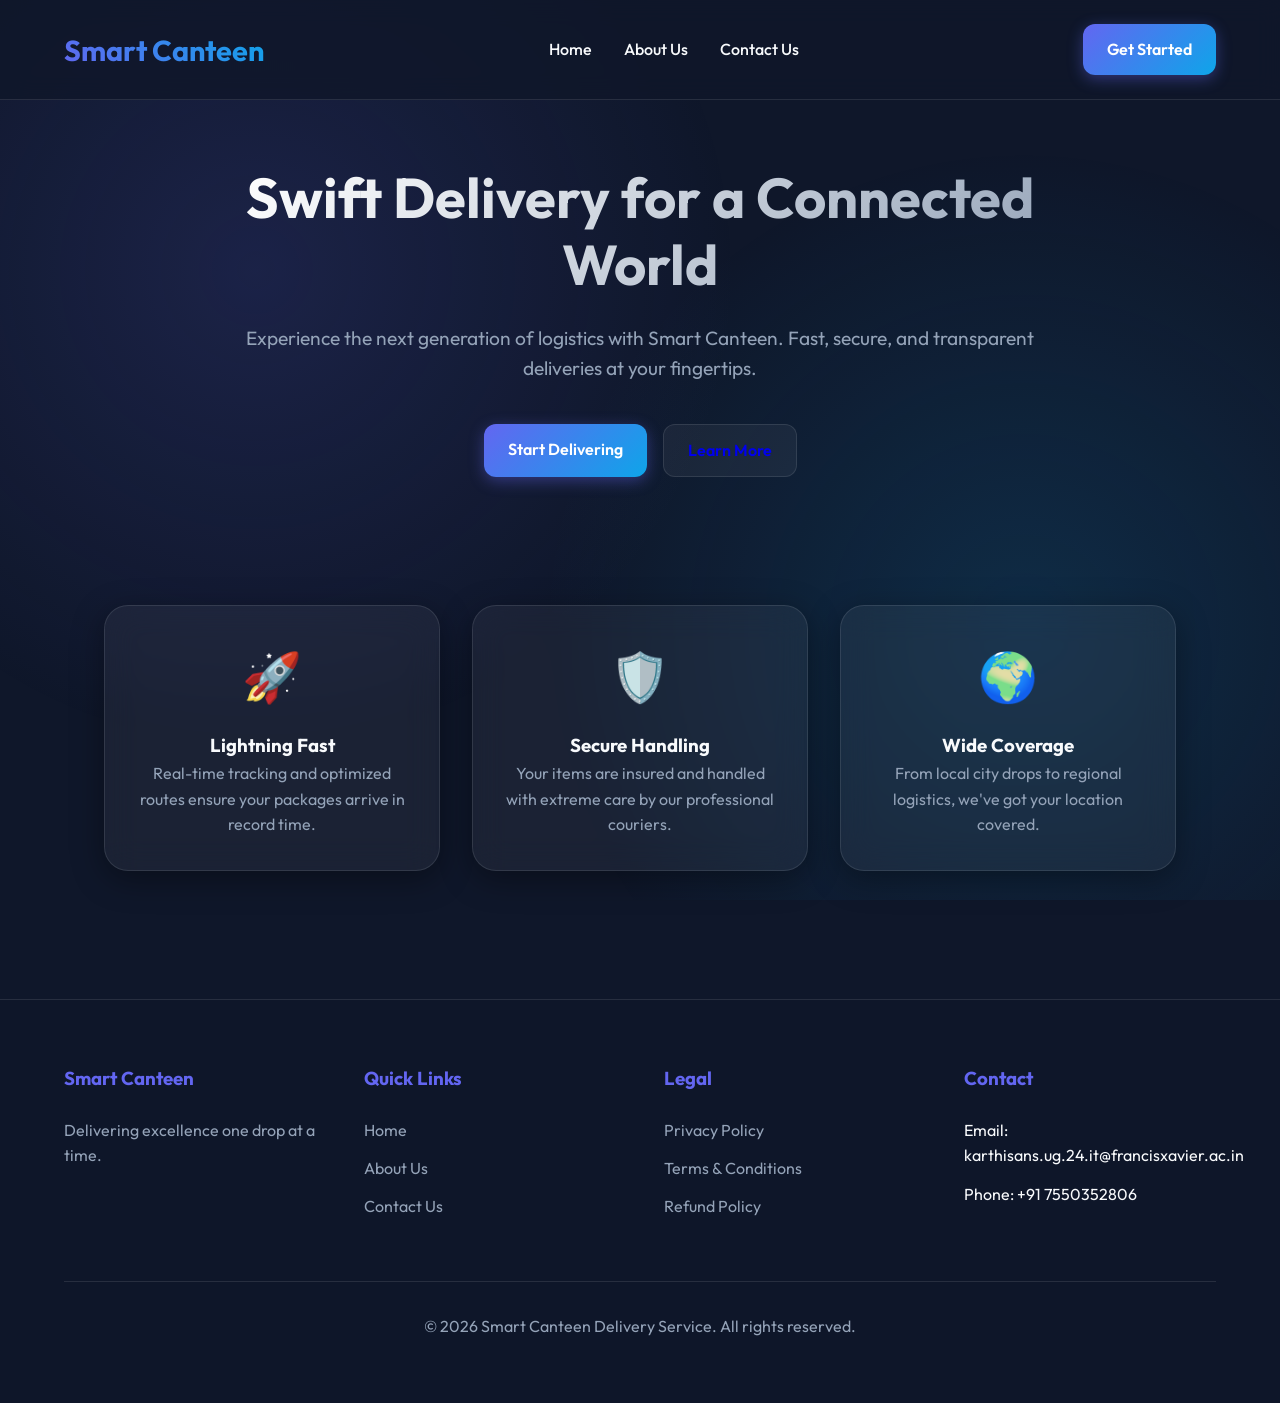
<file: index.html>
<!DOCTYPE html>
<html lang="en">
<head>
    <meta charset="UTF-8">
    <meta name="viewport" content="width=device-width, initial-scale=1.0">
    <title>Smart Canteen | Premium Delivery Service</title>
    <meta name="description" content="Smart Canteen - Fast, secure, and reliable delivery service for your business and personal needs.">
    <link rel="stylesheet" href="style.css">
</head>
<body>
    <nav>
        <a href="index.html" class="logo">Smart Canteen</a>
        <div class="nav-links">
            <a href="index.html">Home</a>
            <a href="about.html">About Us</a>
            <a href="contact.html">Contact Us</a>
        </div>
        <a href="contact.html" class="btn btn-primary">Get Started</a>
    </nav>

    <header class="container">
        <div class="header-content" style="text-align: center; max-width: 800px; margin: 0 auto;">
            <h1 style="background: linear-gradient(135deg, #fff 0%, #94a3b8 100%); -webkit-background-clip: text; -webkit-text-fill-color: transparent;">Swift Delivery for a Connected World</h1>
            <p style="font-size: 1.2rem; color: var(--text-muted); margin-bottom: 2.5rem;">Experience the next generation of logistics with Smart Canteen. Fast, secure, and transparent deliveries at your fingertips.</p>
            <div style="display: flex; gap: 1rem; justify-content: center;">
                <a href="contact.html" class="btn btn-primary">Start Delivering</a>
                <a href="about.html" class="btn" style="border: 1px solid var(--glass-border); background: var(--glass);">Learn More</a>
            </div>
        </div>
    </header>

    <section class="container">
        <div style="display: grid; grid-template-columns: repeat(auto-fit, minmax(300px, 1fr)); gap: 2rem;">
            <div class="glass-card" style="padding: 2rem; text-align: center;">
                <div style="font-size: 3rem; margin-bottom: 1rem;">🚀</div>
                <h3>Lightning Fast</h3>
                <p style="color: var(--text-muted);">Real-time tracking and optimized routes ensure your packages arrive in record time.</p>
            </div>
            <div class="glass-card" style="padding: 2rem; text-align: center;">
                <div style="font-size: 3rem; margin-bottom: 1rem;">🛡️</div>
                <h3>Secure Handling</h3>
                <p style="color: var(--text-muted);">Your items are insured and handled with extreme care by our professional couriers.</p>
            </div>
            <div class="glass-card" style="padding: 2rem; text-align: center;">
                <div style="font-size: 3rem; margin-bottom: 1rem;">🌍</div>
                <h3>Wide Coverage</h3>
                <p style="color: var(--text-muted);">From local city drops to regional logistics, we've got your location covered.</p>
            </div>
        </div>
    </section>

    <footer class="footer">
        <div class="footer-content">
            <div class="footer-section">
                <h3>Smart Canteen</h3>
                <p style="color: var(--text-muted);">Delivering excellence one drop at a time.</p>
            </div>
            <div class="footer-section">
                <h3>Quick Links</h3>
                <ul>
                    <li><a href="index.html">Home</a></li>
                    <li><a href="about.html">About Us</a></li>
                    <li><a href="contact.html">Contact Us</a></li>
                </ul>
            </div>
            <div class="footer-section">
                <h3>Legal</h3>
                <ul>
                    <li><a href="privacy-policy.html">Privacy Policy</a></li>
                    <li><a href="terms-and-conditions.html">Terms & Conditions</a></li>
                    <li><a href="refund-policy.html">Refund Policy</a></li>
                </ul>
            </div>
            <div class="footer-section">
                <h3>Contact</h3>
                <ul>
                    <li>Email: karthisans.ug.24.it@francisxavier.ac.in</li>
                    <li>Phone: +91 7550352806</li>
                </ul>
            </div>
        </div>
        <div class="footer-bottom">
            <p>&copy; 2026 Smart Canteen Delivery Service. All rights reserved.</p>
        </div>
    </footer>
</body>
</html>
</file>
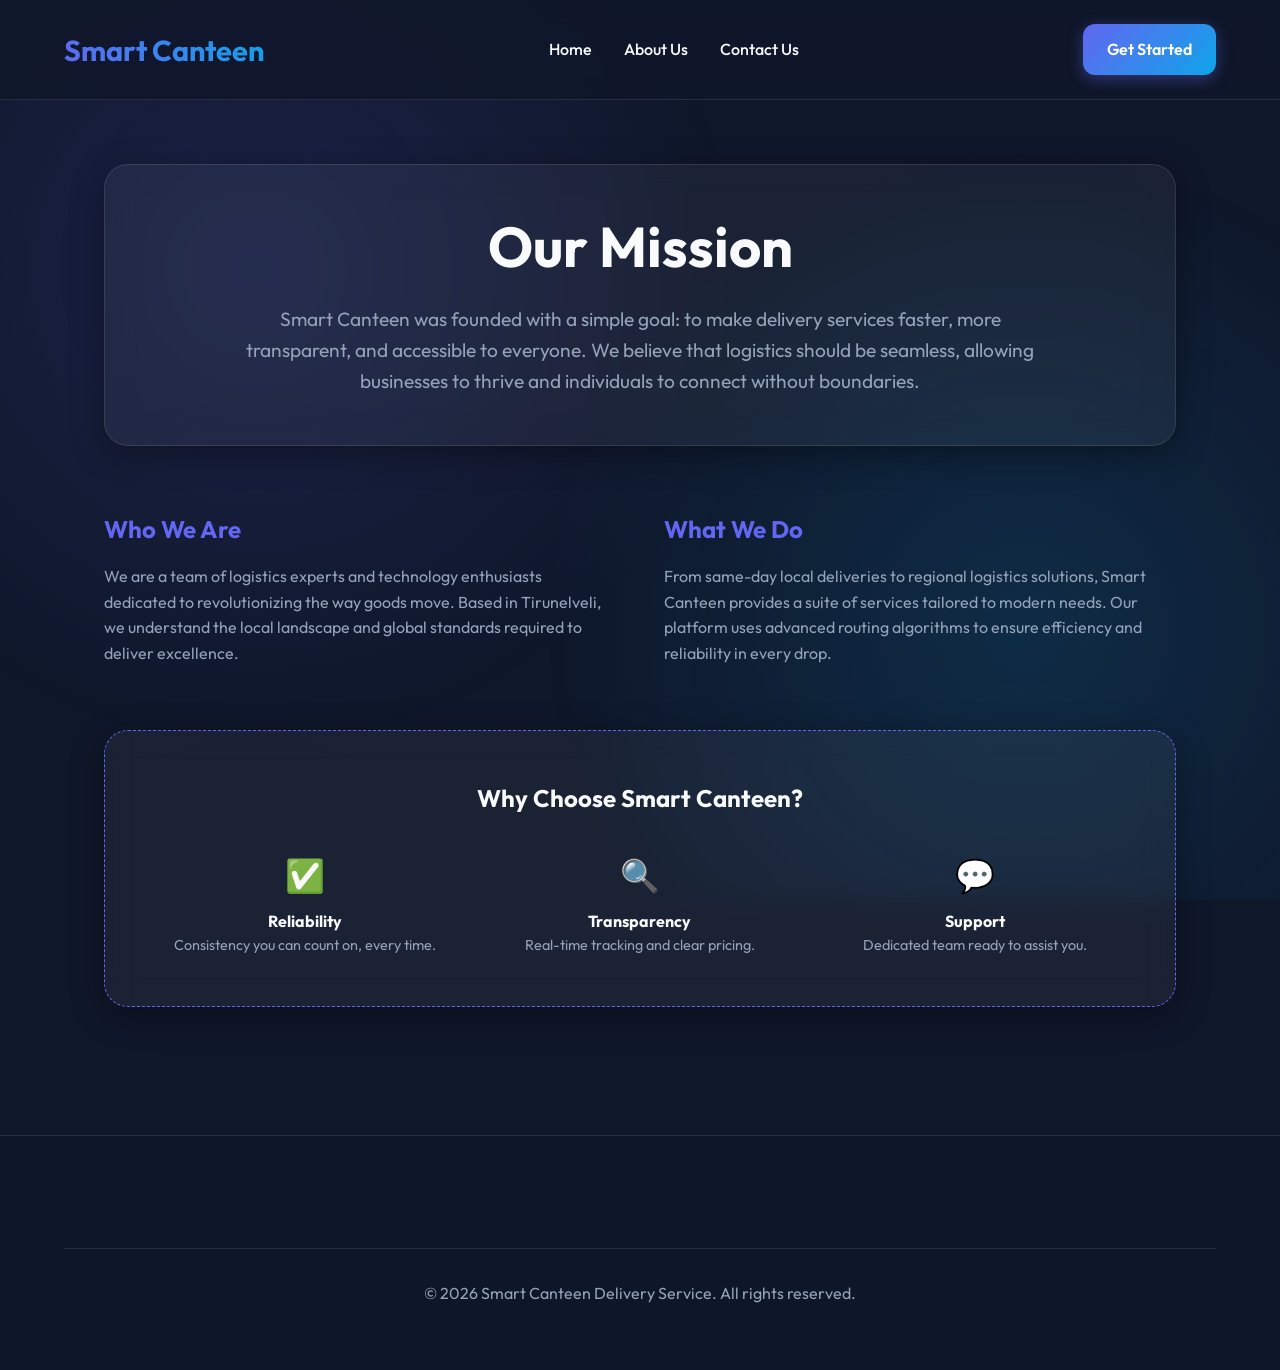
<file: about.html>
<!DOCTYPE html>
<html lang="en">
<head>
    <meta charset="UTF-8">
    <meta name="viewport" content="width=device-width, initial-scale=1.0">
    <title>About Us | Smart Canteen</title>
    <link rel="stylesheet" href="style.css">
</head>
<body>
    <nav>
        <a href="index.html" class="logo">Smart Canteen</a>
        <div class="nav-links">
            <a href="index.html">Home</a>
            <a href="about.html">About Us</a>
            <a href="contact.html">Contact Us</a>
        </div>
        <a href="contact.html" class="btn btn-primary">Get Started</a>
    </nav>

    <main class="container">
        <div class="glass-card" style="text-align: center; margin-bottom: 4rem;">
            <h1 style="margin-bottom: 1.5rem;">Our Mission</h1>
            <p style="font-size: 1.2rem; color: var(--text-muted); max-width: 800px; margin: 0 auto;">Smart Canteen was founded with a simple goal: to make delivery services faster, more transparent, and accessible to everyone. We believe that logistics should be seamless, allowing businesses to thrive and individuals to connect without boundaries.</p>
        </div>

        <div style="display: grid; grid-template-columns: repeat(auto-fit, minmax(300px, 1fr)); gap: 3rem; margin-top: 4rem;">
            <div>
                <h2 style="color: var(--primary); margin-bottom: 1rem;">Who We Are</h2>
                <p style="color: var(--text-muted);">We are a team of logistics experts and technology enthusiasts dedicated to revolutionizing the way goods move. Based in Tirunelveli, we understand the local landscape and global standards required to deliver excellence.</p>
            </div>
            <div>
                <h2 style="color: var(--primary); margin-bottom: 1rem;">What We Do</h2>
                <p style="color: var(--text-muted);">From same-day local deliveries to regional logistics solutions, Smart Canteen provides a suite of services tailored to modern needs. Our platform uses advanced routing algorithms to ensure efficiency and reliability in every drop.</p>
            </div>
        </div>

        <div class="glass-card" style="margin-top: 4rem; text-align: center; border: 1px dashed var(--primary);">
            <h2 style="margin-bottom: 1rem;">Why Choose Smart Canteen?</h2>
            <div style="display: flex; flex-wrap: wrap; justify-content: center; gap: 2rem; margin-top: 2rem;">
                <div style="flex: 1; min-width: 200px;">
                    <div style="font-size: 2rem; margin-bottom: 0.5rem;">✅</div>
                    <h4>Reliability</h4>
                    <p style="font-size: 0.9rem; color: var(--text-muted);">Consistency you can count on, every time.</p>
                </div>
                <div style="flex: 1; min-width: 200px;">
                    <div style="font-size: 2rem; margin-bottom: 0.5rem;">🔍</div>
                    <h4>Transparency</h4>
                    <p style="font-size: 0.9rem; color: var(--text-muted);">Real-time tracking and clear pricing.</p>
                </div>
                <div style="flex: 1; min-width: 200px;">
                    <div style="font-size: 2rem; margin-bottom: 0.5rem;">💬</div>
                    <h4>Support</h4>
                    <p style="font-size: 0.9rem; color: var(--text-muted);">Dedicated team ready to assist you.</p>
                </div>
            </div>
        </div>
    </main>

    <footer class="footer">
        <div class="footer-bottom">
            <p>&copy; 2026 Smart Canteen Delivery Service. All rights reserved.</p>
        </div>
    </footer>
</body>
</html>
</file>
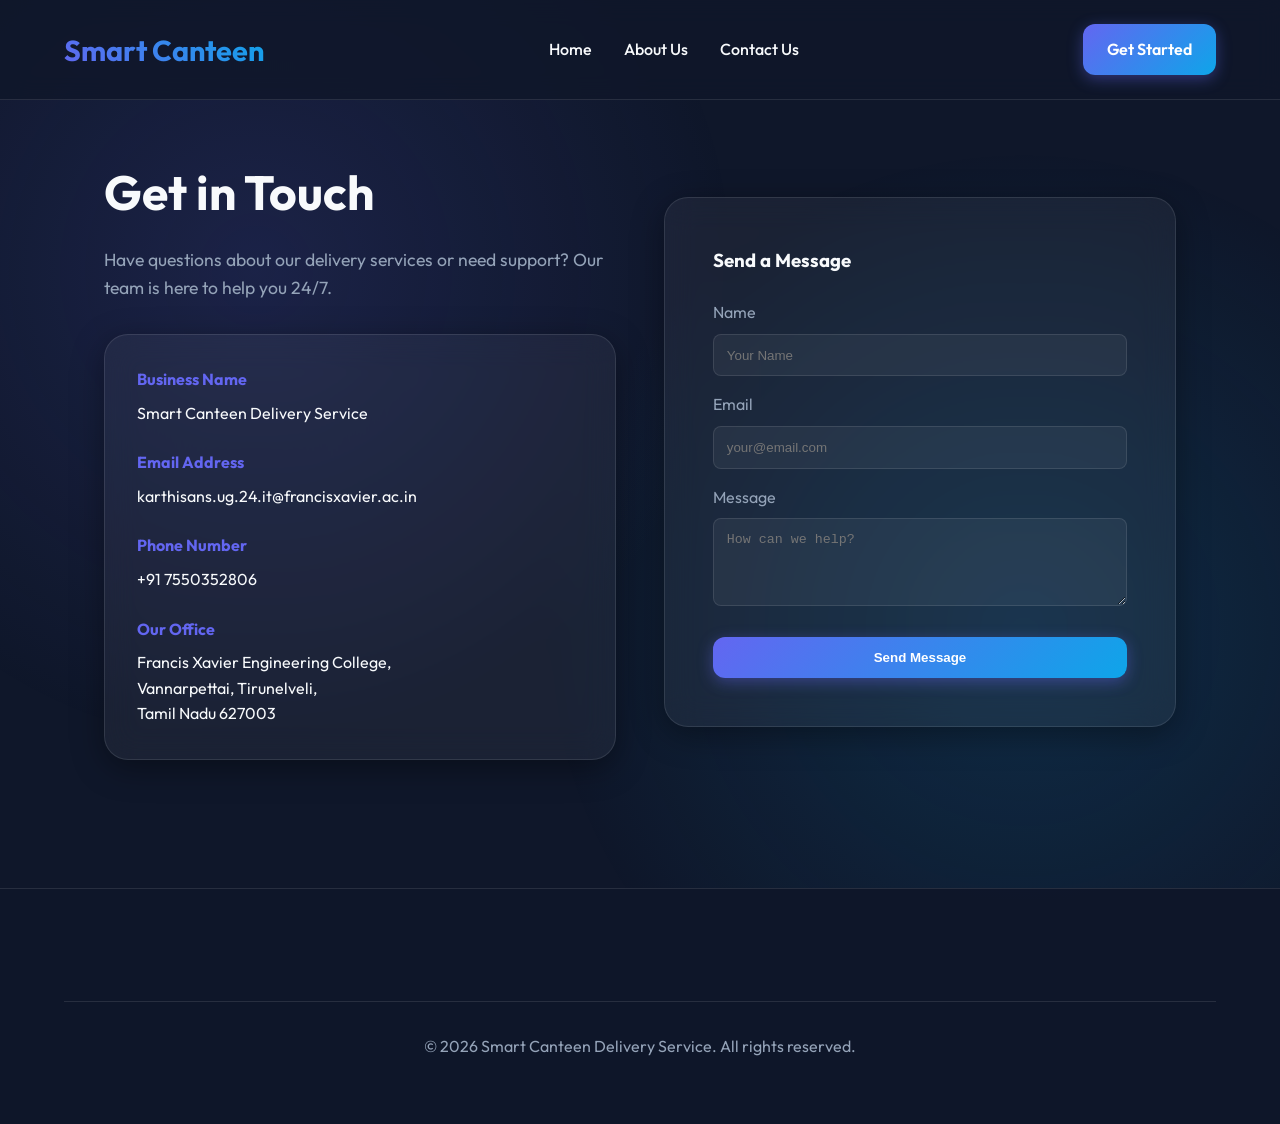
<file: contact.html>
<!DOCTYPE html>
<html lang="en">
<head>
    <meta charset="UTF-8">
    <meta name="viewport" content="width=device-width, initial-scale=1.0">
    <title>Contact Us | Smart Canteen</title>
    <link rel="stylesheet" href="style.css">
</head>  
<body>
    <nav>
        <a href="index.html" class="logo">Smart Canteen</a>
        <div class="nav-links">
            <a href="index.html">Home</a>
            <a href="about.html">About Us</a>
            <a href="contact.html">Contact Us</a>
        </div>
        <a href="contact.html" class="btn btn-primary">Get Started</a>
    </nav>

    <main class="container">
        <div style="display: grid; grid-template-columns: repeat(auto-fit, minmax(300px, 1fr)); gap: 3rem; align-items: center;">
            <div>
                <h1 style="font-size: 3rem;">Get in Touch</h1>
                <p style="color: var(--text-muted); font-size: 1.1rem; margin-bottom: 2rem;">Have questions about our delivery services or need support? Our team is here to help you 24/7.</p>
                
                <div class="glass-card" style="padding: 2rem;">
                    <div style="margin-bottom: 1.5rem;">
                        <h4 style="color: var(--primary); margin-bottom: 0.5rem;">Business Name</h4>
                        <p>Smart Canteen Delivery Service</p>
                    </div>
                    <div style="margin-bottom: 1.5rem;">
                        <h4 style="color: var(--primary); margin-bottom: 0.5rem;">Email Address</h4>
                        <p><a href="mailto:karthisans.ug.24.it@francisxavier.ac.in" style="color: var(--text); text-decoration: none;">karthisans.ug.24.it@francisxavier.ac.in</a></p>
                    </div>
                    <div style="margin-bottom: 1.5rem;">
                        <h4 style="color: var(--primary); margin-bottom: 0.5rem;">Phone Number</h4>
                        <p><a href="tel:7550352806" style="color: var(--text); text-decoration: none;">+91 7550352806</a></p>
                    </div>
                    <div>
                        <h4 style="color: var(--primary); margin-bottom: 0.5rem;">Our Office</h4>
                        <p>Francis Xavier Engineering College,<br>Vannarpettai, Tirunelveli,<br>Tamil Nadu 627003</p>
                    </div>
                </div>
            </div>

            <div class="glass-card">
                <h3 style="margin-bottom: 1.5rem;">Send a Message</h3>
                <form onsubmit="event.preventDefault(); alert('Message sent successfully!');">
                    <div style="margin-bottom: 1rem;">
                        <label style="display: block; margin-bottom: 0.5rem; color: var(--text-muted);">Name</label>
                        <input type="text" placeholder="Your Name" style="width: 100%; padding: 0.8rem; background: var(--glass); border: 1px solid var(--glass-border); border-radius: 8px; color: white;">
                    </div>
                    <div style="margin-bottom: 1rem;">
                        <label style="display: block; margin-bottom: 0.5rem; color: var(--text-muted);">Email</label>
                        <input type="email" placeholder="your@email.com" style="width: 100%; padding: 0.8rem; background: var(--glass); border: 1px solid var(--glass-border); border-radius: 8px; color: white;">
                    </div>
                    <div style="margin-bottom: 1.5rem;">
                        <label style="display: block; margin-bottom: 0.5rem; color: var(--text-muted);">Message</label>
                        <textarea rows="4" placeholder="How can we help?" style="width: 100%; padding: 0.8rem; background: var(--glass); border: 1px solid var(--glass-border); border-radius: 8px; color: white;"></textarea>
                    </div>
                    <button type="submit" class="btn btn-primary" style="width: 100%;">Send Message</button>
                </form>
            </div>
        </div>
    </main>

    <footer class="footer">
        <div class="footer-bottom">
            <p>&copy; 2026 Smart Canteen Delivery Service. All rights reserved.</p>
        </div>
    </footer>
</body>
</html>
</file>
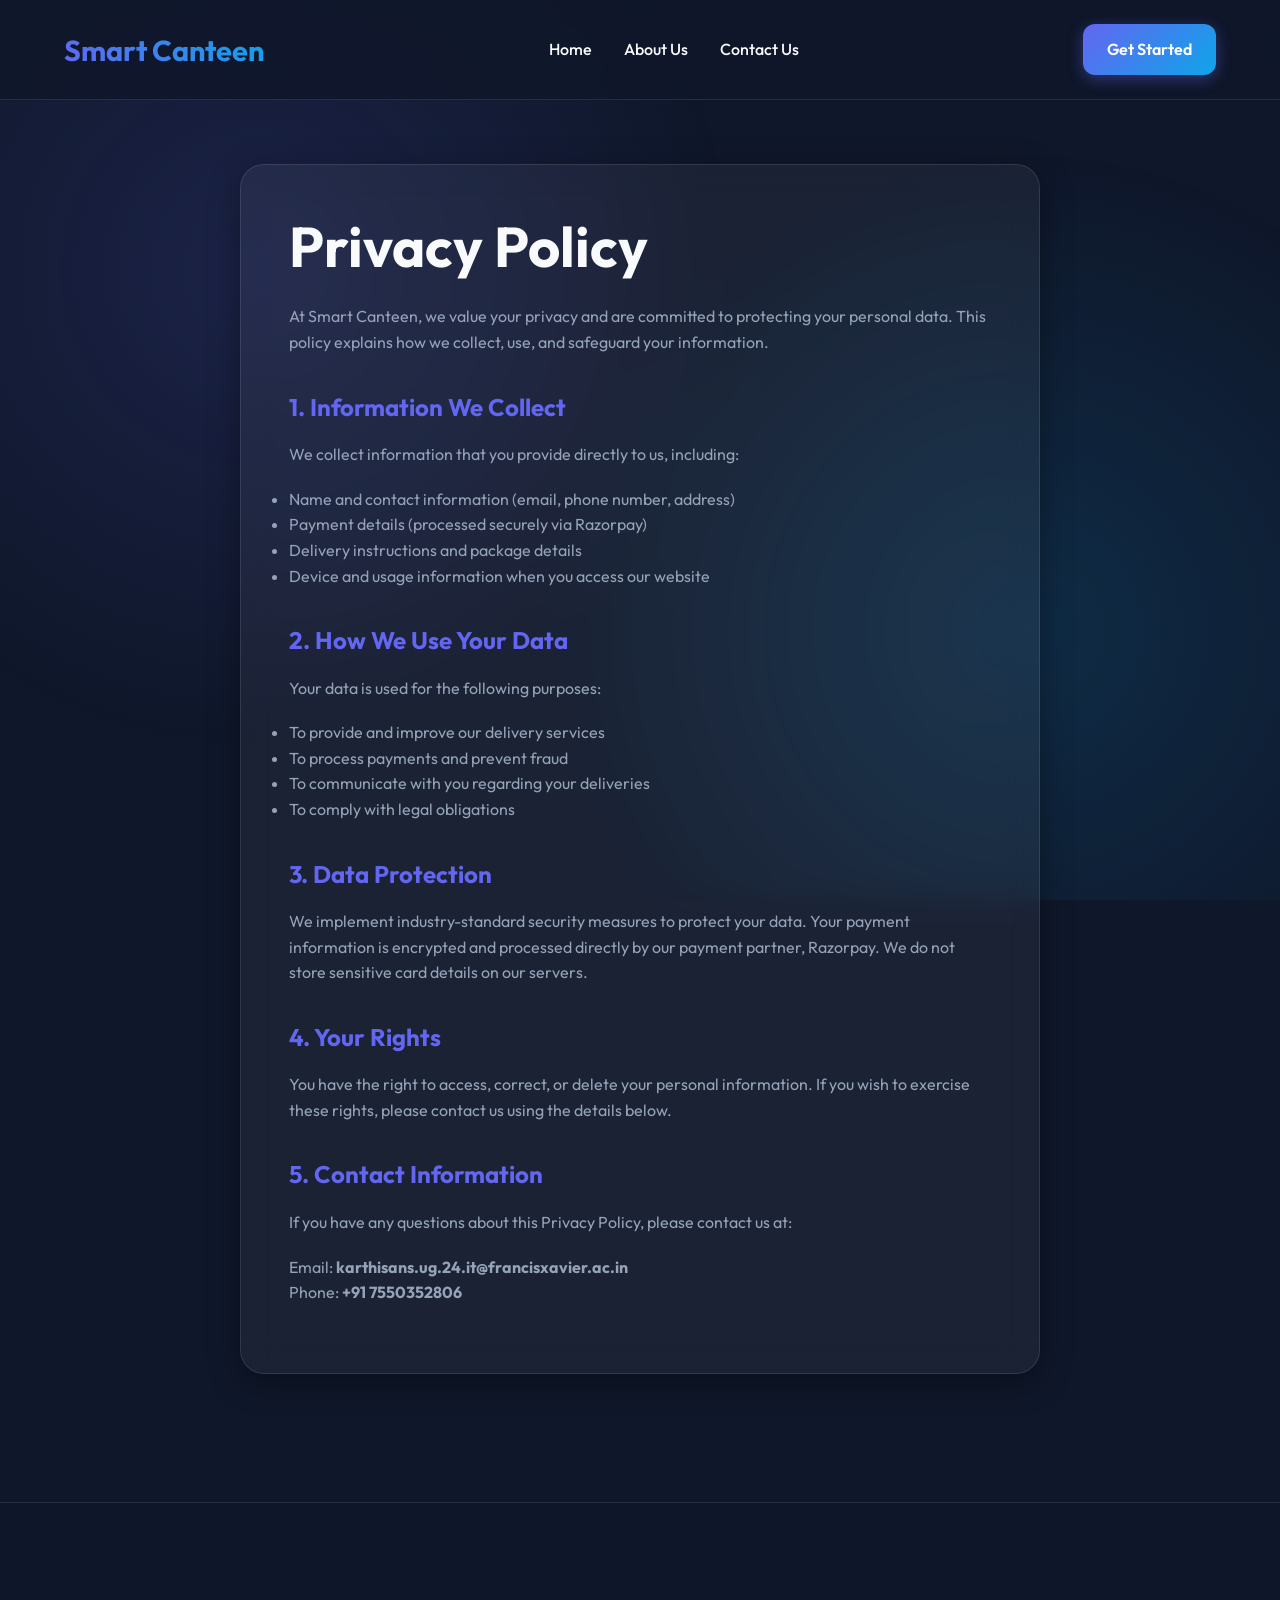
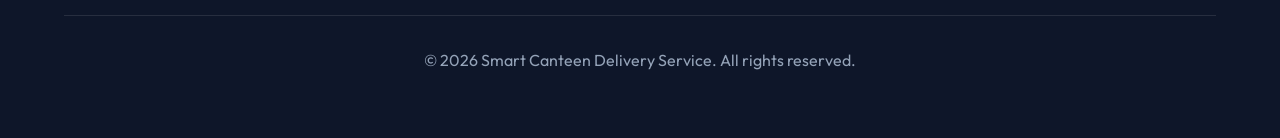
<file: privacy-policy.html>
<!DOCTYPE html>
<html lang="en">
<head>
    <meta charset="UTF-8">
    <meta name="viewport" content="width=device-width, initial-scale=1.0">
    <title>Privacy Policy | Smart Canteen</title>
    <link rel="stylesheet" href="style.css">
</head>
<body>
    <nav>
        <a href="index.html" class="logo">Smart Canteen</a>
        <div class="nav-links">
            <a href="index.html">Home</a>
            <a href="about.html">About Us</a>
            <a href="contact.html">Contact Us</a>
        </div>
        <a href="contact.html" class="btn btn-primary">Get Started</a>
    </nav>

    <main class="container">
        <div class="glass-card legal-content">
            <h1>Privacy Policy</h1>
            <p>At Smart Canteen, we value your privacy and are committed to protecting your personal data. This policy explains how we collect, use, and safeguard your information.</p>

            <h2>1. Information We Collect</h2>
            <p>We collect information that you provide directly to us, including:</p>
            <ul>
                <li>Name and contact information (email, phone number, address)</li>
                <li>Payment details (processed securely via Razorpay)</li>
                <li>Delivery instructions and package details</li>
                <li>Device and usage information when you access our website</li>
            </ul>

            <h2>2. How We Use Your Data</h2>
            <p>Your data is used for the following purposes:</p>
            <ul>
                <li>To provide and improve our delivery services</li>
                <li>To process payments and prevent fraud</li>
                <li>To communicate with you regarding your deliveries</li>
                <li>To comply with legal obligations</li>
            </ul>

            <h2>3. Data Protection</h2>
            <p>We implement industry-standard security measures to protect your data. Your payment information is encrypted and processed directly by our payment partner, Razorpay. We do not store sensitive card details on our servers.</p>

            <h2>4. Your Rights</h2>
            <p>You have the right to access, correct, or delete your personal information. If you wish to exercise these rights, please contact us using the details below.</p>

            <h2>5. Contact Information</h2>
            <p>If you have any questions about this Privacy Policy, please contact us at:</p>
            <p>Email: <strong>karthisans.ug.24.it@francisxavier.ac.in</strong><br>
            Phone: <strong>+91 7550352806</strong></p>
        </div>
    </main>

    <footer class="footer">
        <div class="footer-bottom">
            <p>&copy; 2026 Smart Canteen Delivery Service. All rights reserved.</p>
        </div>
    </footer>
</body>
</html>
</file>
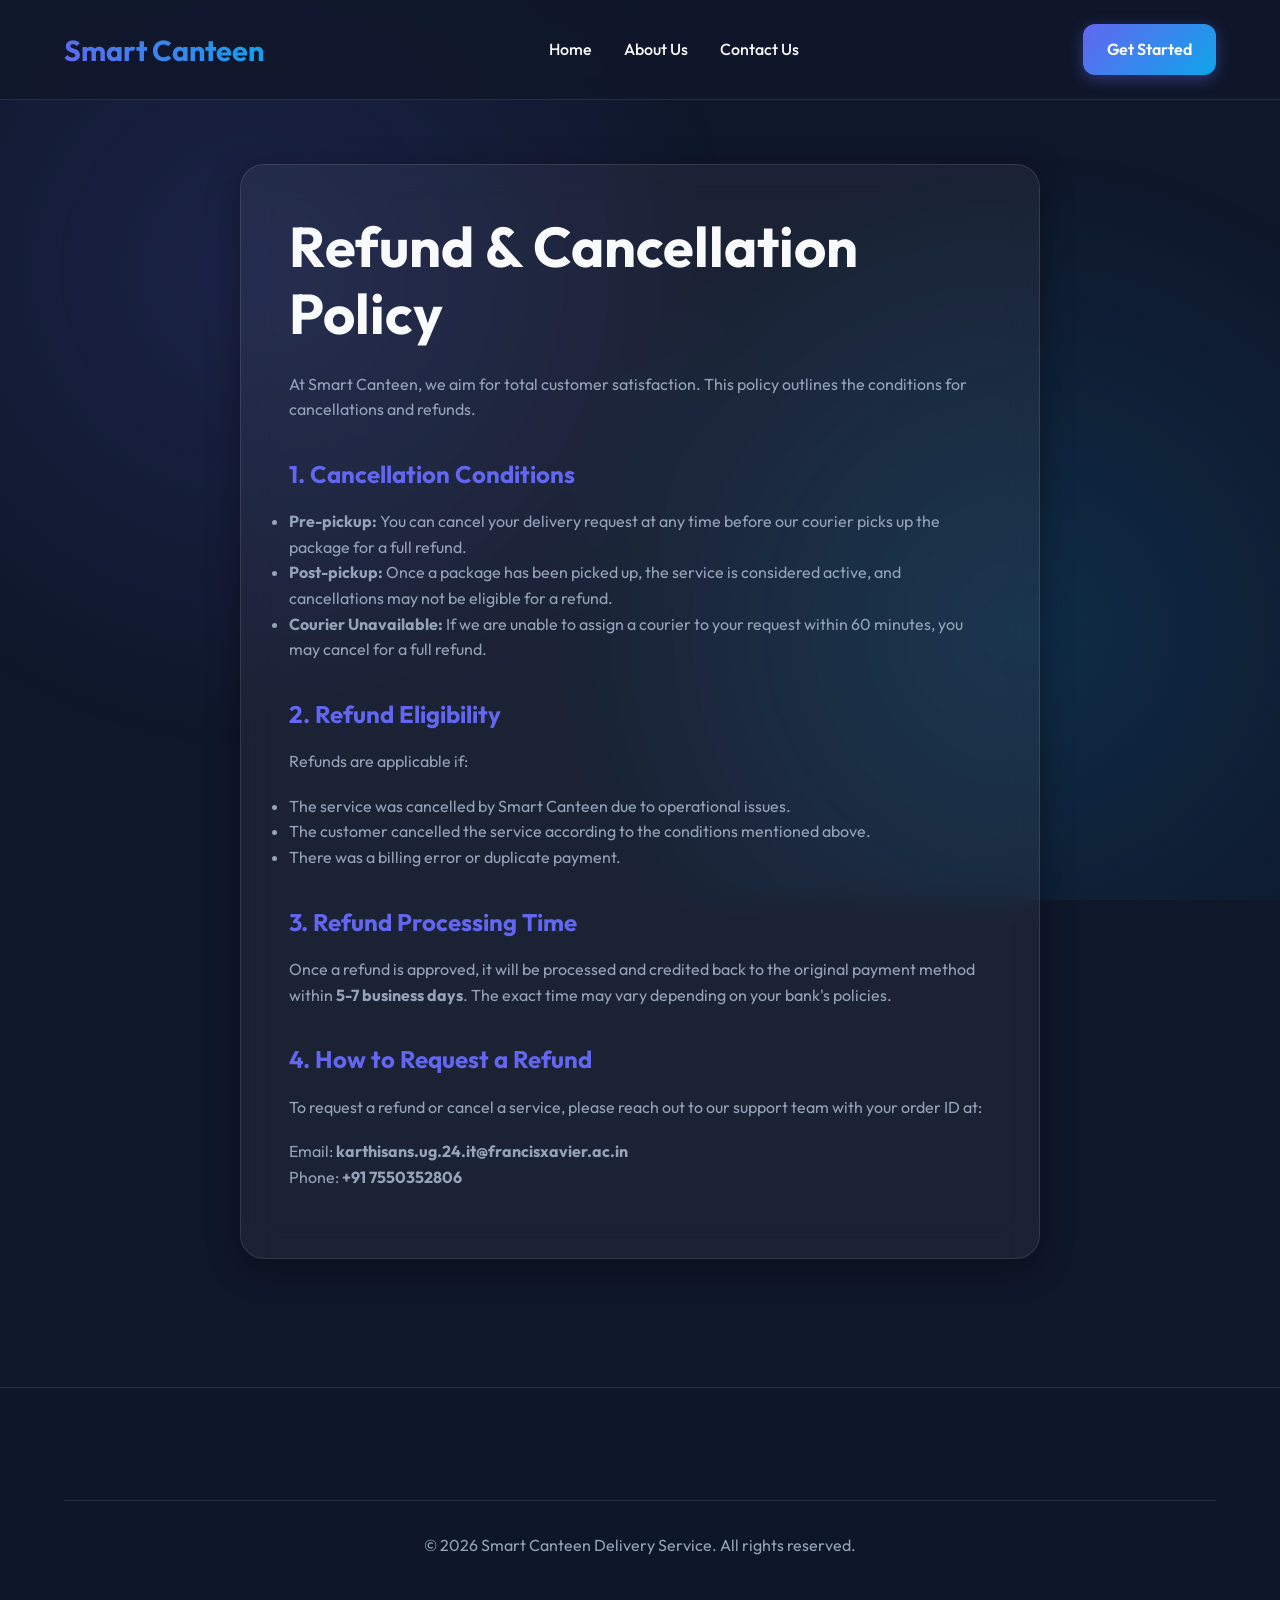
<file: refund-policy.html>
<!DOCTYPE html>
<html lang="en">
<head>
    <meta charset="UTF-8">
    <meta name="viewport" content="width=device-width, initial-scale=1.0">
    <title>Refund & Cancellation Policy | Smart Canteen</title>
    <link rel="stylesheet" href="style.css">
</head>
<body>
    <nav>
        <a href="index.html" class="logo">Smart Canteen</a>
        <div class="nav-links">
            <a href="index.html">Home</a>
            <a href="about.html">About Us</a>
            <a href="contact.html">Contact Us</a>
        </div>
        <a href="contact.html" class="btn btn-primary">Get Started</a>
    </nav>

    <main class="container">
        <div class="glass-card legal-content">
            <h1>Refund & Cancellation Policy</h1>
            <p>At Smart Canteen, we aim for total customer satisfaction. This policy outlines the conditions for cancellations and refunds.</p>

            <h2>1. Cancellation Conditions</h2>
            <ul>
                <li><strong>Pre-pickup:</strong> You can cancel your delivery request at any time before our courier picks up the package for a full refund.</li>
                <li><strong>Post-pickup:</strong> Once a package has been picked up, the service is considered active, and cancellations may not be eligible for a refund.</li>
                <li><strong>Courier Unavailable:</strong> If we are unable to assign a courier to your request within 60 minutes, you may cancel for a full refund.</li>
            </ul>

            <h2>2. Refund Eligibility</h2>
            <p>Refunds are applicable if:</p>
            <ul>
                <li>The service was cancelled by Smart Canteen due to operational issues.</li>
                <li>The customer cancelled the service according to the conditions mentioned above.</li>
                <li>There was a billing error or duplicate payment.</li>
            </ul>

            <h2>3. Refund Processing Time</h2>
            <p>Once a refund is approved, it will be processed and credited back to the original payment method within <strong>5-7 business days</strong>. The exact time may vary depending on your bank's policies.</p>

            <h2>4. How to Request a Refund</h2>
            <p>To request a refund or cancel a service, please reach out to our support team with your order ID at:</p>
            <p>Email: <strong>karthisans.ug.24.it@francisxavier.ac.in</strong><br>
            Phone: <strong>+91 7550352806</strong></p>
        </div>
    </main>

    <footer class="footer">
        <div class="footer-bottom">
            <p>&copy; 2026 Smart Canteen Delivery Service. All rights reserved.</p>
        </div>
    </footer>
</body>
</html>
</file>
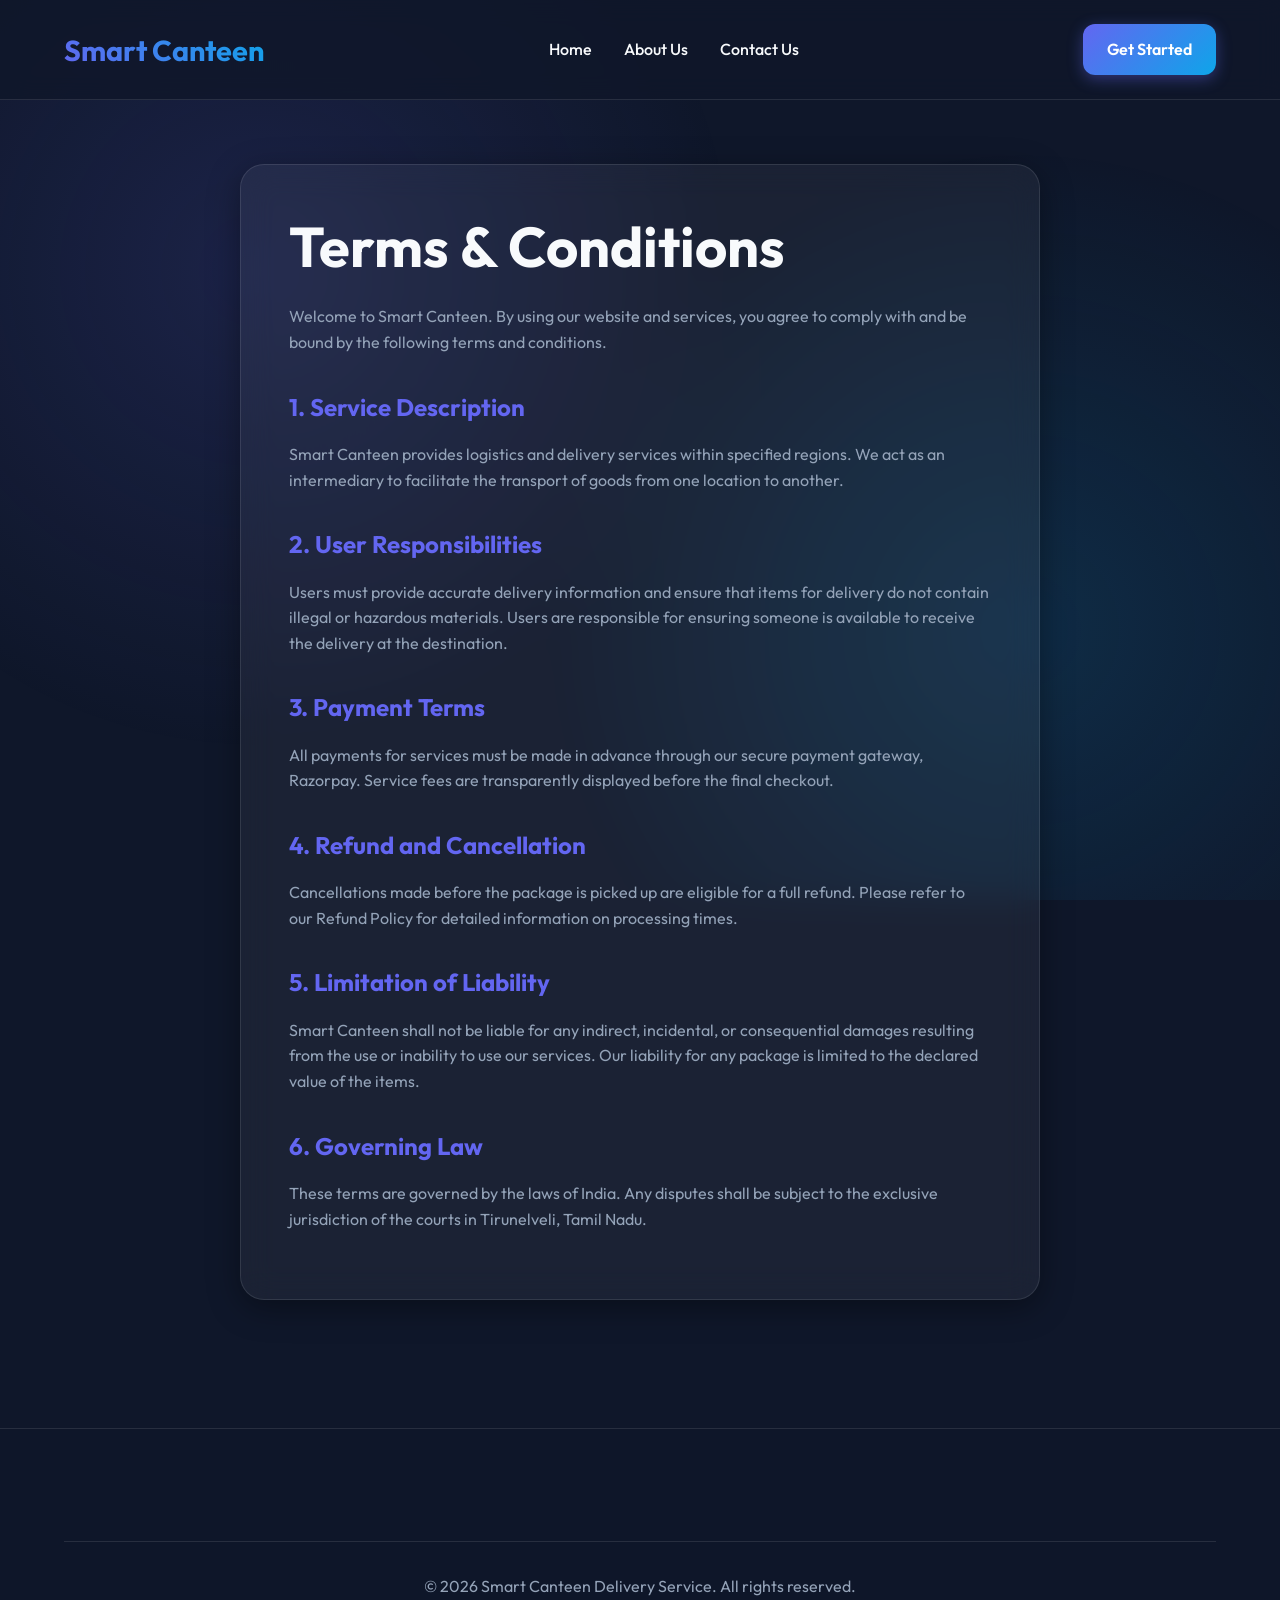
<file: terms-and-conditions.html>
<!DOCTYPE html>
<html lang="en">
<head>
    <meta charset="UTF-8">
    <meta name="viewport" content="width=device-width, initial-scale=1.0">
    <title>Terms & Conditions | Smart Canteen</title>
    <link rel="stylesheet" href="style.css">
</head>
<body>
    <nav>
        <a href="index.html" class="logo">Smart Canteen</a>
        <div class="nav-links">
            <a href="index.html">Home</a>
            <a href="about.html">About Us</a>
            <a href="contact.html">Contact Us</a>
        </div>
        <a href="contact.html" class="btn btn-primary">Get Started</a>
    </nav>

    <main class="container">
        <div class="glass-card legal-content">
            <h1>Terms & Conditions</h1>
            <p>Welcome to Smart Canteen. By using our website and services, you agree to comply with and be bound by the following terms and conditions.</p>

            <h2>1. Service Description</h2>
            <p>Smart Canteen provides logistics and delivery services within specified regions. We act as an intermediary to facilitate the transport of goods from one location to another.</p>

            <h2>2. User Responsibilities</h2>
            <p>Users must provide accurate delivery information and ensure that items for delivery do not contain illegal or hazardous materials. Users are responsible for ensuring someone is available to receive the delivery at the destination.</p>

            <h2>3. Payment Terms</h2>
            <p>All payments for services must be made in advance through our secure payment gateway, Razorpay. Service fees are transparently displayed before the final checkout.</p>

            <h2>4. Refund and Cancellation</h2>
            <p>Cancellations made before the package is picked up are eligible for a full refund. Please refer to our Refund Policy for detailed information on processing times.</p>

            <h2>5. Limitation of Liability</h2>
            <p>Smart Canteen shall not be liable for any indirect, incidental, or consequential damages resulting from the use or inability to use our services. Our liability for any package is limited to the declared value of the items.</p>

            <h2>6. Governing Law</h2>
            <p>These terms are governed by the laws of India. Any disputes shall be subject to the exclusive jurisdiction of the courts in Tirunelveli, Tamil Nadu.</p>
        </div>
    </main>

    <footer class="footer">
        <div class="footer-bottom">
            <p>&copy; 2026 Smart Canteen Delivery Service. All rights reserved.</p>
        </div>
    </footer>
</body>
</html>
</file>
<file: style.css>
@import url('https://fonts.googleapis.com/css2?family=Outfit:wght@300;400;600;700&display=swap');

:root {
    --primary: #6366f1;
    --primary-hover: #4f46e5;
    --secondary: #0ea5e9;
    --background: #0f172a;
    --surface: rgba(30, 41, 59, 0.7);
    --text: #f8fafc;
    --text-muted: #94a3b8;
    --glass: rgba(255, 255, 255, 0.05);
    --glass-border: rgba(255, 255, 255, 0.1);
    --accent: #f43f5e;
    --success: #10b981;
    --card-shadow: 0 8px 32px 0 rgba(0, 0, 0, 0.37);
}

* {
    margin: 0;
    padding: 0;
    box-sizing: border-box;
}

body {
    font-family: 'Outfit', sans-serif;
    background-color: var(--background);
    color: var(--text);
    line-height: 1.6;
    overflow-x: hidden;
    min-height: 100vh;
}

/* Glassmorphism background */
body::before {
    content: "";
    position: fixed;
    top: 0;
    left: 0;
    width: 100%;
    height: 100%;
    background: 
        radial-gradient(circle at 20% 30%, rgba(99, 102, 241, 0.15) 0%, transparent 40%),
        radial-gradient(circle at 80% 70%, rgba(14, 165, 233, 0.15) 0%, transparent 40%);
    z-index: -1;
}

nav {
    position: sticky;
    top: 0;
    width: 100%;
    padding: 1.5rem 5%;
    display: flex;
    justify-content: space-between;
    align-items: center;
    background: rgba(15, 23, 42, 0.8);
    backdrop-filter: blur(12px);
    -webkit-backdrop-filter: blur(12px);
    border-bottom: 1px solid var(--glass-border);
    z-index: 1000;
}

.logo {
    font-size: 1.8rem;
    font-weight: 700;
    background: linear-gradient(45deg, var(--primary), var(--secondary));
    -webkit-background-clip: text;
    -webkit-text-fill-color: transparent;
    text-decoration: none;
}

.nav-links {
    display: flex;
    gap: 2rem;
}

.nav-links a {
    color: var(--text);
    text-decoration: none;
    font-weight: 500;
    transition: color 0.3s ease;
}

.nav-links a:hover {
    color: var(--primary);
}

.btn {
    padding: 0.8rem 1.5rem;
    border-radius: 12px;
    font-weight: 600;
    cursor: pointer;
    transition: all 0.3s ease;
    text-decoration: none;
    display: inline-block;
}

.btn-primary {
    background: linear-gradient(135deg, var(--primary), var(--secondary));
    color: white;
    border: none;
    box-shadow: 0 4px 15px rgba(99, 102, 241, 0.4);
}

.btn-primary:hover {
    transform: translateY(-2px);
    box-shadow: 0 6px 20px rgba(99, 102, 241, 0.6);
}

.container {
    max-width: 1200px;
    margin: 0 auto;
    padding: 4rem 5%;
}

.glass-card {
    background: var(--glass);
    backdrop-filter: blur(16px);
    -webkit-backdrop-filter: blur(16px);
    border: 1px solid var(--glass-border);
    border-radius: 24px;
    padding: 3rem;
    box-shadow: var(--card-shadow);
}

h1 {
    font-size: 3.5rem;
    margin-bottom: 1.5rem;
    line-height: 1.2;
}

.footer {
    background: rgba(15, 23, 42, 0.95);
    padding: 4rem 5%;
    border-top: 1px solid var(--glass-border);
    margin-top: 4rem;
}

.footer-content {
    max-width: 1200px;
    margin: 0 auto;
    display: grid;
    grid-template-columns: repeat(auto-fit, minmax(200px, 1fr));
    gap: 3rem;
}

.footer-section h3 {
    margin-bottom: 1.5rem;
    color: var(--primary);
}

.footer-section ul {
    list-style: none;
}

.footer-section ul li {
    margin-bottom: 0.8rem;
}

.footer-section a {
    color: var(--text-muted);
    text-decoration: none;
    transition: color 0.3s ease;
}

.footer-section a:hover {
    color: var(--text);
}

.footer-bottom {
    text-align: center;
    margin-top: 3rem;
    padding-top: 2rem;
    border-top: 1px solid var(--glass-border);
    color: var(--text-muted);
}

.legal-content {
    max-width: 800px;
    margin: 0 auto;
}

.legal-content h2 {
    margin: 2rem 0 1rem;
    color: var(--primary);
}

.legal-content p, .legal-content ul {
    margin-bottom: 1.2rem;
    color: var(--text-muted);
}

@media (max-width: 768px) {
    h1 {
        font-size: 2.5rem;
    }
    .nav-links {
        display: none;
    }
}
</file>
